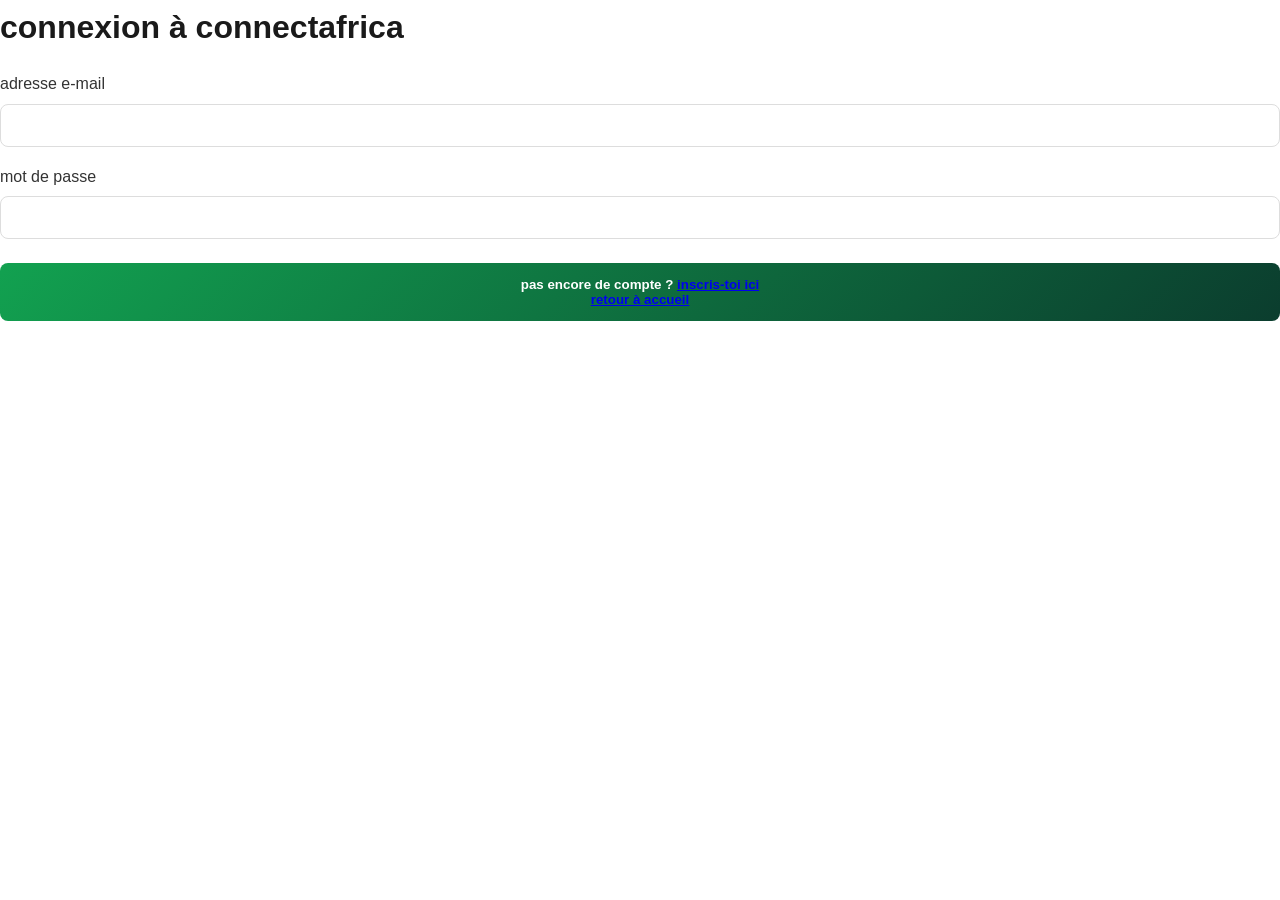
<file: connect.html>
<!DOCTYPE html>
<html lang="fr">
<head>
	<meta charset="utf-8">
	<meta name="viewport"content="width=device-width,initial-scale=1.0">
	<title>connexion-connectafrica</title>
	<link rel="stylesheet" href="style.css">
</head>
<body>
	 
	 <h1>connexion à connectafrica</h1>

	 <form>
	 	<label for="email">adresse e-mail</label>
	 	<input type="email" id="email"required>

	 	<label for="password">mot de passe</label>
	 	<input type="password" id="password" required>

	 	<button type="submit" se connceter</button>

	 </form>

	 <p>
	 	pas encore de compte ?
	 	<a href="connect.html">inscris-toi ici</a>
	 </p>

       <a href="index.html">retour à accueil</a>

</body>
</html>
</file>
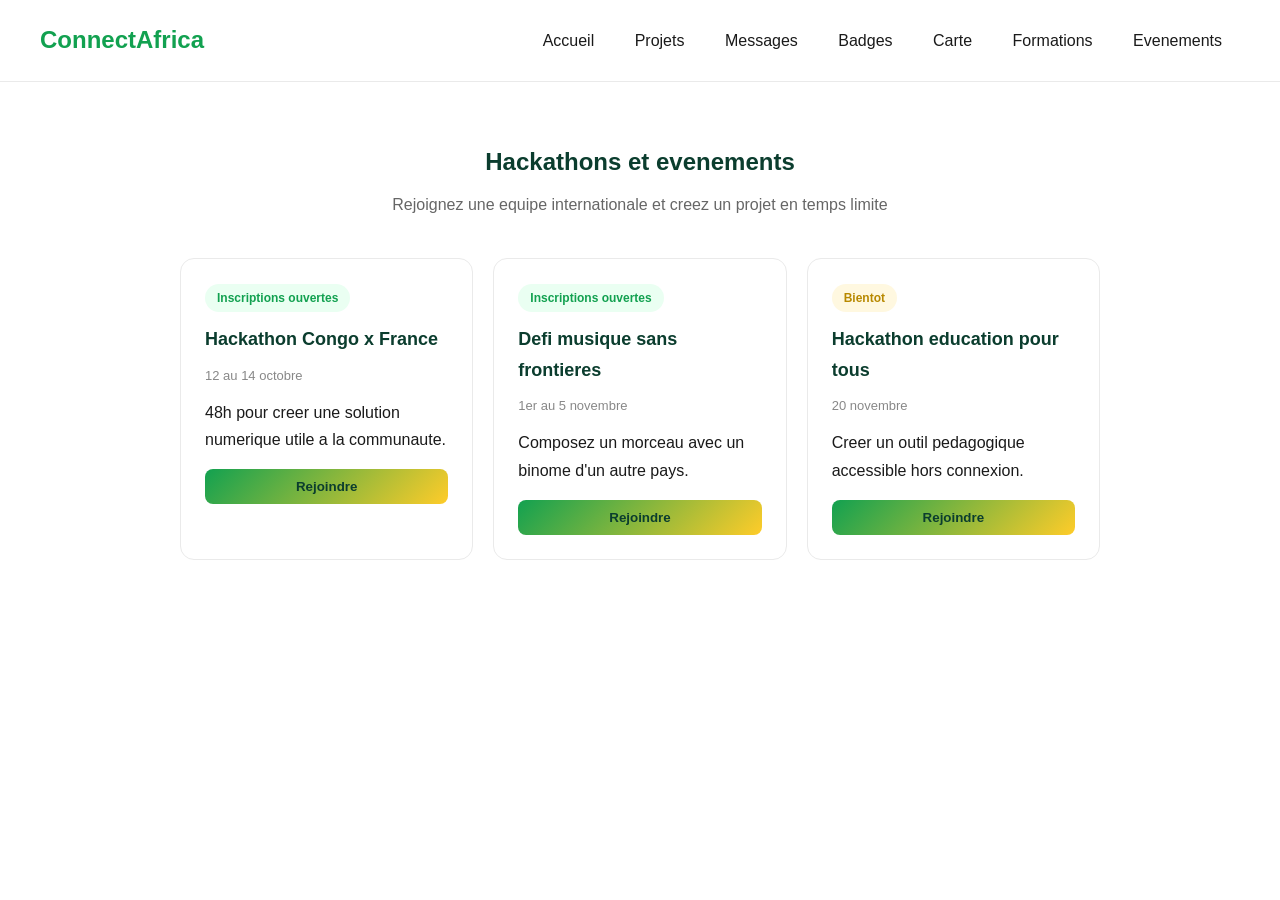
<file: events.html>
<!DOCTYPE html>
<html lang="fr">
<head>
<meta charset="UTF-8">
<meta name="viewport" content="width=device-width, initial-scale=1.0">
<title>ConnectAfrica - Evenements</title>
<link rel="stylesheet" href="style.css">
<link rel="stylesheet" href="events.css">
</head>
<body>
<header>
  <div class="logo">ConnectAfrica</div>
  <nav>
    <a href="index.html">Accueil</a>
    <a href="projects.html">Projets</a>
    <a href="messages.html">Messages</a>
    <a href="badges.html">Badges</a>
    <a href="map.html">Carte</a>
    <a href="learn.html">Formations</a>
    <a href="events.html">Evenements</a>
  </nav>
</header>

<main class="events-page">
  <h2>Hackathons et evenements</h2>
  <p class="events-subtitle">Rejoignez une equipe internationale et creez un projet en temps limite</p>

  <div class="events-grid" id="events-grid"></div>
</main>

<script src="events.js"></script>
</body>
</html>
</file>
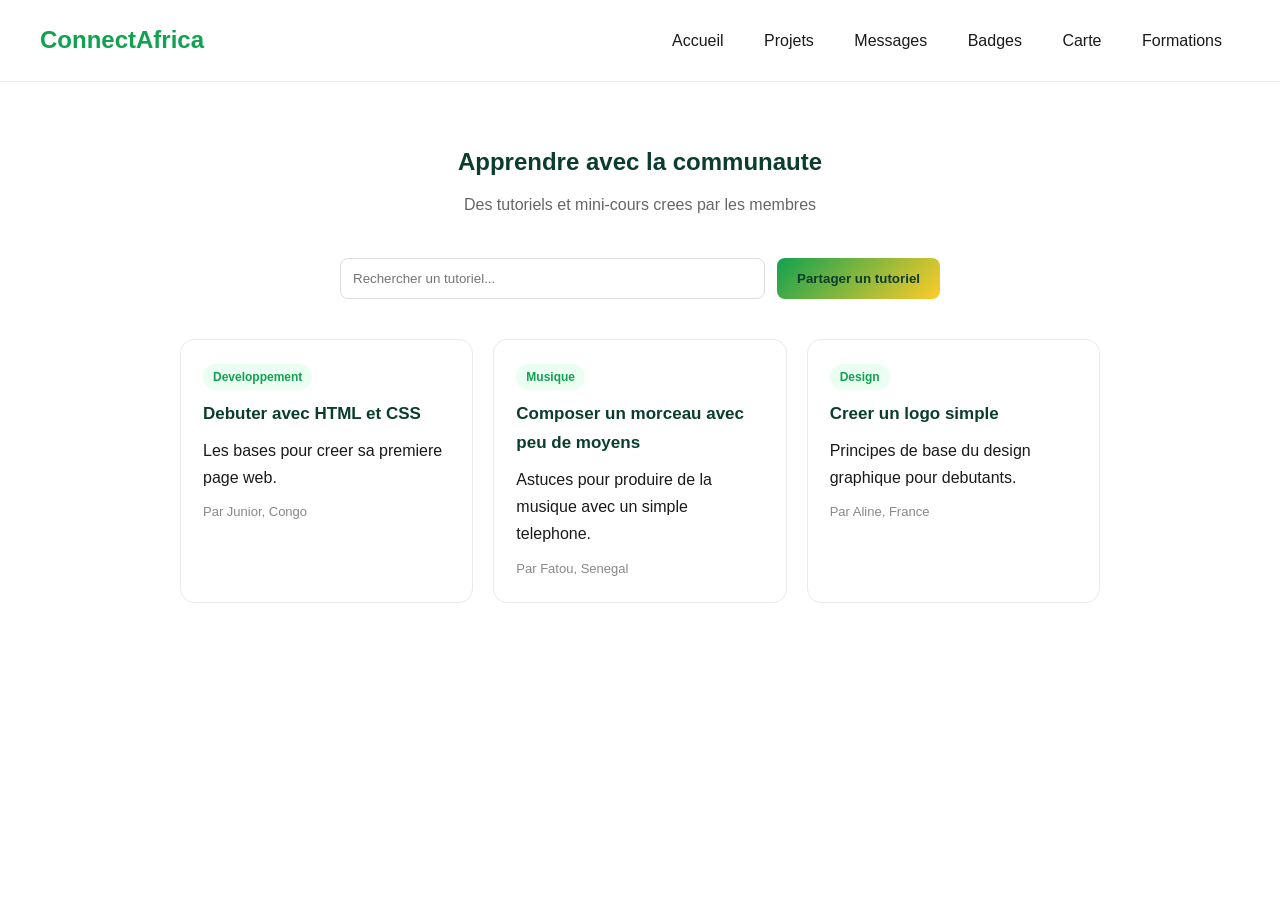
<file: learn.html>
<!DOCTYPE html>
<html lang="fr">
<head>
<meta charset="UTF-8">
<meta name="viewport" content="width=device-width, initial-scale=1.0">
<title>ConnectAfrica - Formations</title>
<link rel="stylesheet" href="style.css">
<link rel="stylesheet" href="learn.css">
</head>
<body>
<header>
  <div class="logo">ConnectAfrica</div>
  <nav>
    <a href="index.html" class="btn-signup">Accueil</a>
    <a href="projects.html" class="btn-signup">Projets</a>
    <a href="messages.html" class="btn-signup">Messages</a>
    <a href="badges.html" class="btn-signup">Badges</a>
    <a href="map.html" class="btn-signup">Carte</a>
    <a href="learn.html" class="btn-signup">Formations</a>
    
  </nav>
</header>

<main class="learn-page">
  <h2>Apprendre avec la communaute</h2>
  <p class="learn-subtitle">Des tutoriels et mini-cours crees par les membres</p>

  <div class="learn-filters">
    <input type="text" id="search-tuto" placeholder="Rechercher un tutoriel...">
    <button id="btn-new-tuto">Partager un tutoriel</button>
  </div>

  <div class="tuto-grid" id="tuto-grid"></div>
</main>

<div id="new-tuto-modal" class="modal hidden">
  <div class="modal-content">
    <span class="close" id="close-new-tuto">&times;</span>
    <h2>Nouveau tutoriel</h2>
    <form id="new-tuto-form">
      <label for="t-title">Titre</label>
      <input type="text" id="t-title" required>

      <label for="t-author">Votre nom</label>
      <input type="text" id="t-author" required>

      <label for="t-desc">Description</label>
      <input type="text" id="t-desc" required>

      <label for="t-category">Categorie</label>
      <select id="t-category">
        <option value="Developpement">Developpement</option>
        <option value="Design">Design</option>
        <option value="Musique">Musique</option>
        <option value="Langues">Langues</option>
        <option value="Entrepreneuriat">Entrepreneuriat</option>
      </select>

      <button type="submit">Publier</button>
    </form>
  </div>
</div>

<script src="learn.js"></script>
</body>
</html>
</file>
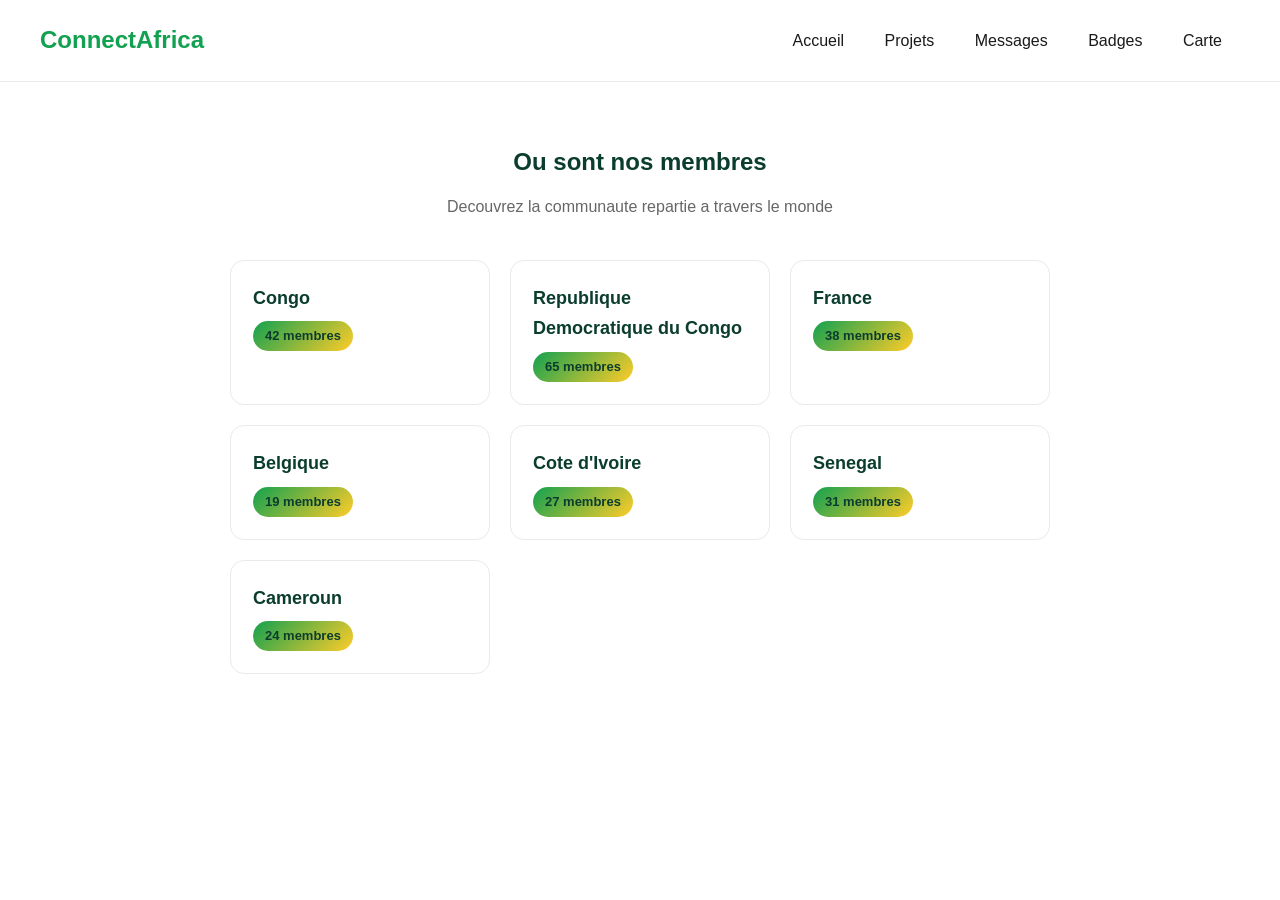
<file: map.html>
<!DOCTYPE html>
<html lang="fr">
<head>
<meta charset="UTF-8">
<meta name="viewport" content="width=device-width, initial-scale=1.0">
<title>ConnectAfrica - Carte des membres</title>
<link rel="stylesheet" href="style.css">
<link rel="stylesheet" href="map.css">
</head>
<body>
<header>
  <div class="logo">ConnectAfrica</div>
  <nav>
    <a href="index.html">Accueil</a>
    <a href="projects.html">Projets</a>
    <a href="messages.html">Messages</a>
    <a href="badges.html">Badges</a>
    <a href="map.html">Carte</a>
  </nav>
</header>

<main class="map-page">
  <h2>Ou sont nos membres</h2>
  <p class="map-subtitle">Decouvrez la communaute repartie a travers le monde</p>

  <div class="country-list" id="country-list"></div>
</main>

<script src="map.js"></script>
</body>
</html>
</file>
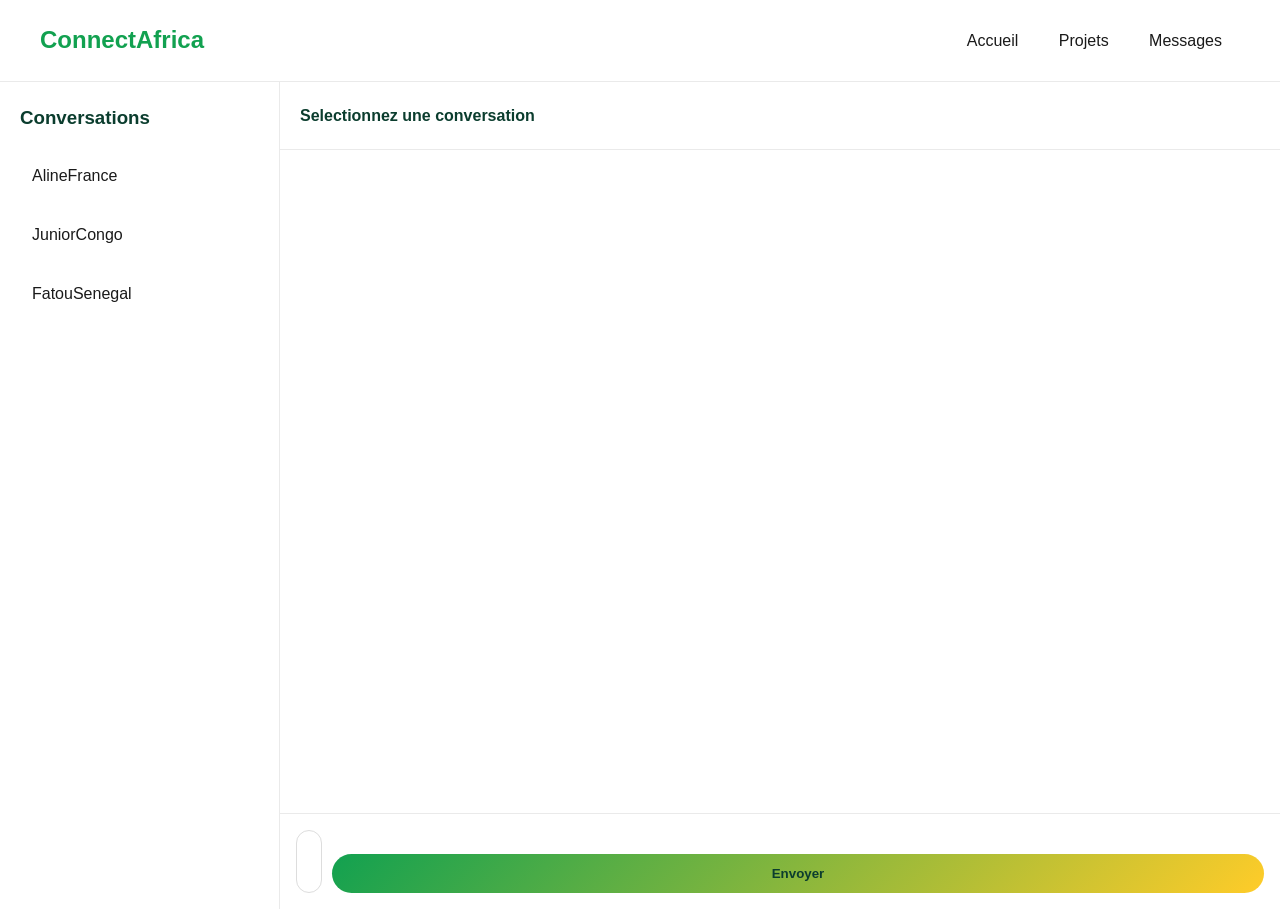
<file: messages.html>
<!DOCTYPE html>
<html lang="fr">
<head>
<meta charset="UTF-8">
<meta name="viewport" content="width=device-width, initial-scale=1.0">
<title>ConnectAfrica - Messagerie</title>
<link rel="stylesheet" href="style.css">
<link rel="stylesheet" href="messages.css">
</head>
<body>
<header>
  <div class="logo">ConnectAfrica</div>
  <nav>
    <a href="index.html">Accueil</a>
    <a href="projects.html">Projets</a>
    <a href="messages.html">Messages</a>
  </nav>
</header>

<main class="messages-page">
  <div class="conversations-panel">
    <h3>Conversations</h3>
    <div id="conversations-list"></div>
  </div>

  <div class="chat-panel">
    <div id="chat-header">Selectionnez une conversation</div>
    <div id="chat-messages"></div>
    <form id="chat-form">
      <input type="text" id="chat-input" placeholder="Ecrire un message..." autocomplete="off">
      <button type="submit">Envoyer</button>
    </form>
  </div>
</main>

<script src="messages.js"></script>
</body>
</html>
</file>
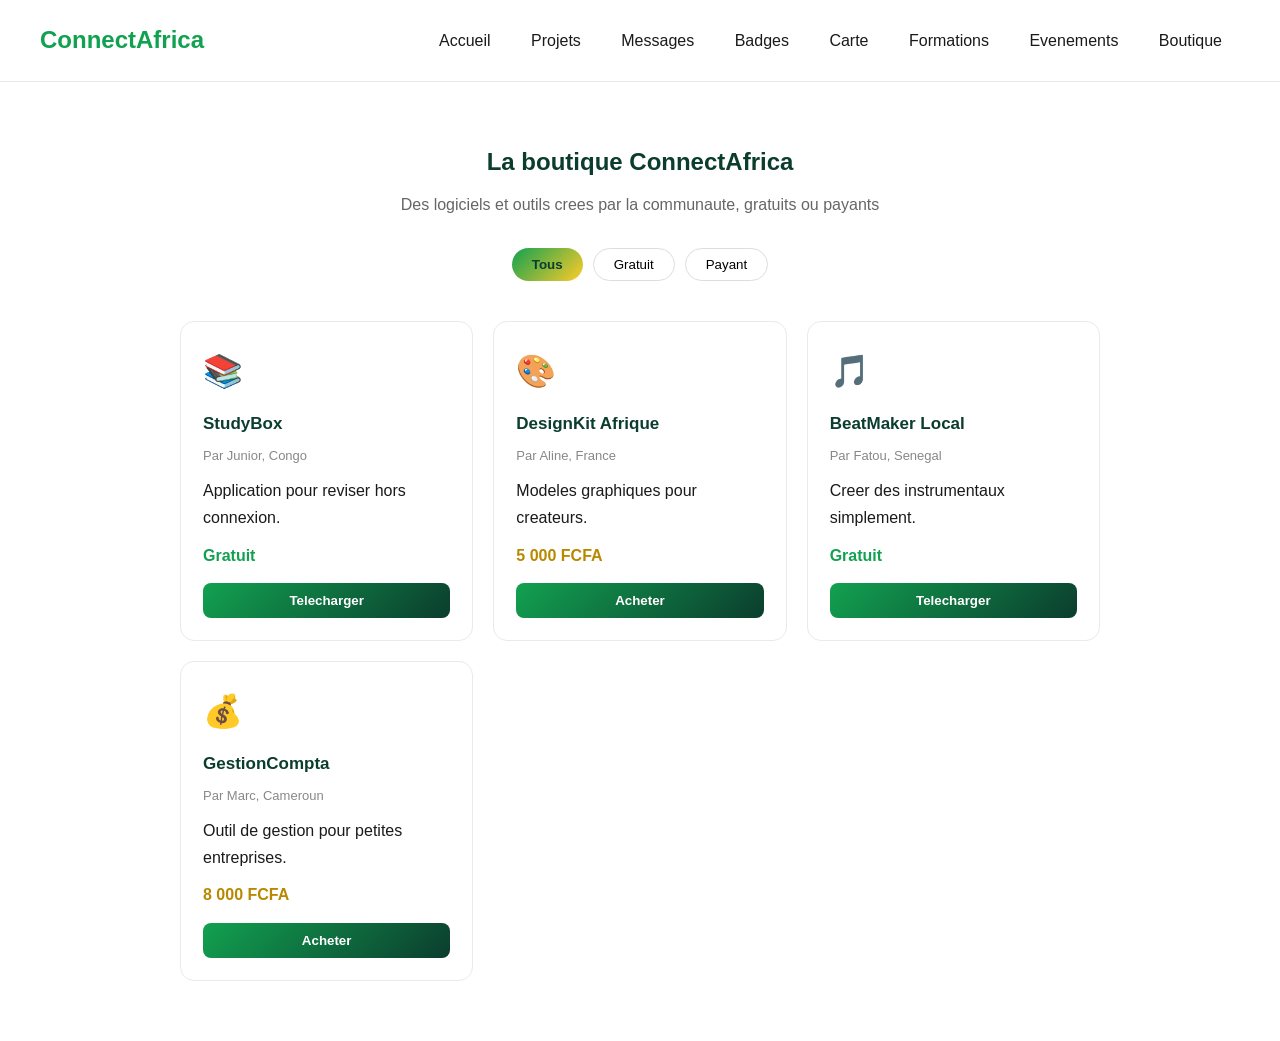
<file: shop.html>
<!DOCTYPE html>
<html lang="fr">
<head>
<meta charset="UTF-8">
<meta name="viewport" content="width=device-width, initial-scale=1.0">
<title>ConnectAfrica - Boutique</title>
<link rel="stylesheet" href="style.css">
<link rel="stylesheet" href="shop.css">
</head>
<body>
<header>
  <div class="logo">ConnectAfrica</div>
  <nav>
    <a href="index.html">Accueil</a>
    <a href="projects.html">Projets</a>
    <a href="messages.html">Messages</a>
    <a href="badges.html">Badges</a>
    <a href="map.html">Carte</a>
    <a href="learn.html">Formations</a>
    <a href="events.html">Evenements</a>
    <a href="shop.html">Boutique</a>
  </nav>
</header>

<main class="shop-page">
  <h2>La boutique ConnectAfrica</h2>
  <p class="shop-subtitle">Des logiciels et outils crees par la communaute, gratuits ou payants</p>

  <div class="shop-filters">
    <button class="filter-btn active" data-filter="all">Tous</button>
    <button class="filter-btn" data-filter="free">Gratuit</button>
    <button class="filter-btn" data-filter="paid">Payant</button>
  </div>

  <div class="shop-grid" id="shop-grid"></div>
</main>

<script src="shop.js"></script>
</body>
</html>
</file>
<file: style.css>
* {
  margin: 0;
  padding: 0;
  box-sizing: border-box;
  font-family: 'Segoe UI', Arial, sans-serif;
}

body {
  background-color: #f5f7fa;
  color: #1a1a1a;
}

header {
  display: flex;
  justify-content: space-between;
  align-items: center;
  padding: 20px 40px;
  background-color: #0b3d2e;
  color: white;
}

.logo {
  font-size: 24px;
  font-weight: bold;
  color: #f4c542;
}

nav a {
  color: white;
  text-decoration: none;
  margin: 0 15px;
  font-weight: 500;
}

nav button {
  margin-left: 10px;
  padding: 8px 18px;
  border: none;
  border-radius: 6px;
  cursor: pointer;
  font-weight: bold;
}

#btn-login {
  background-color: transparent;
  border: 1px solid white;
  color: white;
}

#btn-signup {
  background-color: #f4c542;
  color: #0b3d2e;
}

.hero {
  text-align: center;
  padding: 80px 20px;
  background: linear-gradient(135deg, #0b3d2e, #145c44);
  color: white;
}

.hero h1 {
  font-size: 36px;
  margin-bottom: 20px;
}

.hero p {
  max-width: 600px;
  margin: 0 auto 30px auto;
  font-size: 18px;
}

#btn-start {
  padding: 14px 30px;
  background-color: #f4c542;
  border: none;
  border-radius: 8px;
  font-size: 16px;
  font-weight: bold;
  cursor: pointer;
}

.projects {
  padding: 60px 40px;
}

.projects h2 {
  margin-bottom: 30px;
  text-align: center;
}

.projects-grid {
  display: grid;
  grid-template-columns: repeat(auto-fit, minmax(250px, 1fr));
  gap: 20px;
}

.filters {
  max-width: 500px;
  margin: 0 auto 40px auto;
  background: white;
  padding: 20px;
  border-radius: 10px;
}

.modal {
  position: fixed;
  top: 0;
  left: 0;
  width: 100%;
  height: 100%;
  background: rgba(0,0,0,0.5);
  display: flex;
  justify-content: center;
  align-items: center;
}

.modal.hidden {
  display: none;
}

.modal-content {
  background: white;
  padding: 30px;
  border-radius: 10px;
  width: 90%;
  max-width: 400px;
  position: relative;
}

.close {
  position: absolute;
  top: 10px;
  right: 15px;
  cursor: pointer;
  font-size: 20px;
}

form label {
  display: block;
  margin-top: 12px;
  margin-bottom: 4px;
  font-weight: 500;
}

form input, form select {
  width: 100%;
  padding: 10px;
  border: 1px solid #ccc;
  border-radius: 6px;
}

form button {
  margin-top: 20px;
  width: 100%;
  padding: 12px;
  background-color: #0b3d2e;
  color: white;
  border: none;
  border-radius: 6px;
  font-weight: bold;
  cursor: pointer;
}* {
  margin: 0;
  padding: 0;
  box-sizing: border-box;
  font-family: 'Segoe UI', Arial, sans-serif;
}

body {
  background-color: #ffffff;
  color: #1a1a1a;
  line-height: 1.7;
}

header {
  display: flex;
  justify-content: space-between;
  align-items: center;
  padding: 20px 40px;
  background-color: #ffffff;
  border-bottom: 1px solid #eaeaea;
}

.logo {
  font-size: 24px;
  font-weight: bold;
  color: #12a150;
}

nav a {
  color: #1a1a1a;
  text-decoration: none;
  margin: 0 18px;
  font-weight: 500;
}

nav button {
  margin-left: 10px;
  padding: 10px 20px;
  border: none;
  border-radius: 30px;
  cursor: pointer;
  font-weight: bold;
  transition: transform 0.2s ease, box-shadow 0.2s ease;
}

nav button:hover {
  transform: translateY(-2px);
  box-shadow: 0 4px 10px rgba(0,0,0,0.15);
}

#btn-login {
  background-color: transparent;
  border: 1px solid #12a150;
  color: #12a150;
}

#btn-signup {
  background: linear-gradient(135deg, #12a150, #ffcc29);
  color: #0b3d2e;
}

.hero {
  text-align: center;
  padding: 110px 20px;
  background: linear-gradient(135deg, #eafff2, #fffef0);
  color: #0b3d2e;
}

.hero h1 {
  font-size: 40px;
  margin-bottom: 24px;
  letter-spacing: 0.5px;
  line-height: 1.4;
}

.hero p {
  max-width: 620px;
  margin: 0 auto 40px auto;
  font-size: 19px;
  line-height: 1.9;
  color: #3a3a3a;
}

#btn-start {
  padding: 16px 34px;
  background: linear-gradient(135deg, #12a150, #ffcc29);
  border: none;
  border-radius: 30px;
  font-size: 16px;
  font-weight: bold;
  color: #0b3d2e;
  cursor: pointer;
  transition: transform 0.2s ease, box-shadow 0.2s ease;
}

#btn-start:hover {
  transform: translateY(-3px);
  box-shadow: 0 8px 20px rgba(18,161,80,0.35);
}

.projects {
  padding: 80px 40px;
}

.projects h2 {
  margin-bottom: 40px;
  text-align: center;
  font-size: 28px;
  color: #0b3d2e;
}

.projects-grid {
  display: grid;
  grid-template-columns: repeat(auto-fit, minmax(260px, 1fr));
  gap: 24px;
}

.projects-grid > div {
  transition: transform 0.2s ease, box-shadow 0.2s ease;
}

.projects-grid > div:hover {
  transform: translateY(-4px);
  box-shadow: 0 8px 20px rgba(0,0,0,0.1) !important;
}

.filters {
  max-width: 500px;
  margin: 0 auto 50px auto;
  background: #fafffb;
  padding: 24px;
  border-radius: 14px;
  border: 1px solid #eaf5ee;
}

.modal {
  position: fixed;
  top: 0;
  left: 0;
  width: 100%;
  height: 100%;
  background: rgba(0,0,0,0.5);
  display: flex;
  justify-content: center;
  align-items: center;
  animation: fadeIn 0.25s ease;
}

@keyframes fadeIn {
  from { opacity: 0; }
  to { opacity: 1; }
}

.modal.hidden {
  display: none;
}

.modal-content {
  background: white;
  padding: 34px;
  border-radius: 16px;
  width: 90%;
  max-width: 400px;
  position: relative;
  animation: slideUp 0.3s ease;
}

@keyframes slideUp {
  from { transform: translateY(20px); opacity: 0; }
  to { transform: translateY(0); opacity: 1; }
}

.close {
  position: absolute;
  top: 12px;
  right: 16px;
  cursor: pointer;
  font-size: 22px;
  color: #888;
}

form label {
  display: block;
  margin-top: 16px;
  margin-bottom: 6px;
  font-weight: 500;
  color: #333;
}

form input, form select {
  width: 100%;
  padding: 12px;
  border: 1px solid #ddd;
  border-radius: 8px;
  font-size: 15px;
}

form input:focus, form select:focus {
  outline: none;
  border-color: #12a150;
}

form button {
  margin-top: 24px;
  width: 100%;
  padding: 14px;
  background: linear-gradient(135deg, #12a150, #0b3d2e);
  color: white;
  border: none;
  border-radius: 8px;
  font-weight: bold;
  cursor: pointer;
  transition: transform 0.2s ease;
}

form button:hover {
  transform: translateY(-2px);
}
</file>
<file: events.css>
.events-page {
  padding: 60px 40px;
  max-width: 1000px;
  margin: 0 auto;
}

.events-page h2 {
  text-align: center;
  color: #0b3d2e;
  margin-bottom: 8px;
}

.events-subtitle {
  text-align: center;
  color: #666;
  margin-bottom: 40px;
}

.events-grid {
  display: grid;
  grid-template-columns: repeat(auto-fit, minmax(280px, 1fr));
  gap: 20px;
}

.event-card {
  background: white;
  border: 1px solid #eaeaea;
  border-radius: 14px;
  padding: 24px;
  transition: transform 0.2s ease, box-shadow 0.2s ease;
}

.event-card:hover {
  transform: translateY(-4px);
  box-shadow: 0 8px 20px rgba(0,0,0,0.1);
}

.event-status {
  display: inline-block;
  padding: 4px 12px;
  border-radius: 20px;
  font-size: 12px;
  font-weight: bold;
  margin-bottom: 12px;
}

.event-status.open {
  background: #eafff2;
  color: #12a150;
}

.event-status.soon {
  background: #fff8e0;
  color: #b88900;
}

.event-title {
  font-weight: bold;
  color: #0b3d2e;
  font-size: 18px;
  margin-bottom: 10px;
}

.event-date {
  color: #888;
  font-size: 13px;
  margin-bottom: 12px;
}

.event-btn {
  margin-top: 16px;
  width: 100%;
  padding: 10px;
  background: linear-gradient(135deg, #12a150, #ffcc29);
  color: #0b3d2e;
  border: none;
  border-radius: 8px;
  font-weight: bold;
  cursor: pointer;
}
</file>
<file: learn.css>
.learn-page {
  padding: 60px 40px;
  max-width: 1000px;
  margin: 0 auto;
}

.learn-page h2 {
  text-align: center;
  color: #0b3d2e;
  margin-bottom: 8px;
}

.learn-subtitle {
  text-align: center;
  color: #666;
  margin-bottom: 40px;
}

.learn-filters {
  display: flex;
  gap: 12px;
  margin-bottom: 40px;
  max-width: 600px;
  margin-left: auto;
  margin-right: auto;
}

.learn-filters input {
  flex: 1;
  padding: 12px;
  border: 1px solid #ddd;
  border-radius: 8px;
}

.learn-filters button {
  padding: 12px 20px;
  background: linear-gradient(135deg, #12a150, #ffcc29);
  color: #0b3d2e;
  border: none;
  border-radius: 8px;
  font-weight: bold;
  cursor: pointer;
  white-space: nowrap;
}

.tuto-grid {
  display: grid;
  grid-template-columns: repeat(auto-fit, minmax(260px, 1fr));
  gap: 20px;
}

.tuto-card {
  background: white;
  border: 1px solid #eaeaea;
  border-radius: 14px;
  padding: 22px;
  transition: transform 0.2s ease, box-shadow 0.2s ease;
}

.tuto-card:hover {
  transform: translateY(-4px);
  box-shadow: 0 8px 20px rgba(0,0,0,0.1);
}

.tuto-category {
  display: inline-block;
  background: #eafff2;
  color: #12a150;
  padding: 3px 10px;
  border-radius: 20px;
  font-size: 12px;
  font-weight: bold;
  margin-bottom: 10px;
}

.tuto-title {
  font-weight: bold;
  color: #0b3d2e;
  margin-bottom: 8px;
  font-size: 17px;
}

.tuto-author {
  font-size: 13px;
  color: #888;
  margin-top: 10px;
}
</file>
<file: map.css>
.map-page {
  padding: 60px 40px;
  max-width: 900px;
  margin: 0 auto;
  text-align: center;
}

.map-page h2 {
  color: #0b3d2e;
  margin-bottom: 10px;
}

.map-subtitle {
  color: #666;
  margin-bottom: 40px;
}

.country-list {
  display: grid;
  grid-template-columns: repeat(auto-fit, minmax(200px, 1fr));
  gap: 20px;
  text-align: left;
}

.country-card {
  background: white;
  border: 1px solid #eaeaea;
  border-radius: 14px;
  padding: 22px;
  transition: transform 0.2s ease, box-shadow 0.2s ease;
}

.country-card:hover {
  transform: translateY(-4px);
  box-shadow: 0 8px 20px rgba(0,0,0,0.1);
}

.country-name {
  font-weight: bold;
  color: #0b3d2e;
  font-size: 18px;
  margin-bottom: 8px;
}

.country-count {
  display: inline-block;
  background: linear-gradient(135deg, #12a150, #ffcc29);
  color: #0b3d2e;
  padding: 4px 12px;
  border-radius: 20px;
  font-size: 13px;
  font-weight: bold;
}
</file>
<file: messages.css>
.messages-page {
  display: flex;
  height: calc(100vh - 73px);
}

.conversations-panel {
  width: 280px;
  border-right: 1px solid #eaeaea;
  padding: 20px;
  overflow-y: auto;
}

.conversations-panel h3 {
  margin-bottom: 16px;
  color: #0b3d2e;
}

.conversation-item {
  padding: 12px;
  border-radius: 10px;
  cursor: pointer;
  margin-bottom: 8px;
  transition: background 0.2s ease, transform 0.2s ease;
}

.conversation-item:hover, .conversation-item.active {
  background: linear-gradient(135deg, #12a150, #ffcc29);
}

.conversation-item:hover .name, .conversation-item.active .name {
  color: #0b3d2e;
}

.conversation-item:hover .country, .conversation-item.active .country {
  color: #0b3d2e;
}

.conversation-item .name {
  font-weight: bold;
  color: #1a1a1a;
}

.conversation-item .country {
  font-size: 13px;
  color: #12a150;
}

.chat-panel {
  flex: 1;
  display: flex;
  flex-direction: column;
}

#chat-header {
  padding: 20px;
  border-bottom: 1px solid #eaeaea;
  font-weight: bold;
  color: #0b3d2e;
}

#chat-messages {
  flex: 1;
  padding: 20px;
  overflow-y: auto;
  display: flex;
  flex-direction: column;
  gap: 12px;
}

.msg-bubble {
  max-width: 60%;
  padding: 12px 16px;
  border-radius: 16px;
  line-height: 1.5;
  animation: fadeIn 0.2s ease;
}

.msg-bubble.sent {
  align-self: flex-end;
  background: linear-gradient(135deg, #12a150, #0b3d2e);
  color: white;
}

.msg-bubble.received {
  align-self: flex-start;
  background: #f0f0f0;
  color: #1a1a1a;
}

#chat-form {
  display: flex;
  padding: 16px;
  border-top: 1px solid #eaeaea;
  gap: 10px;
}

#chat-input {
  flex: 1;
  padding: 12px;
  border: 1px solid #ddd;
  border-radius: 20px;
}

#chat-form button {
  padding: 12px 22px;
  background: linear-gradient(135deg, #12a150, #ffcc29);
  color: #0b3d2e;
  border: none;
  border-radius: 20px;
  font-weight: bold;
  cursor: pointer;
}
</file>
<file: shop.css>
.shop-page {
  padding: 60px 40px;
  max-width: 1000px;
  margin: 0 auto;
}

.shop-page h2 {
  text-align: center;
  color: #0b3d2e;
  margin-bottom: 8px;
}

.shop-subtitle {
  text-align: center;
  color: #666;
  margin-bottom: 30px;
}

.shop-filters {
  display: flex;
  justify-content: center;
  gap: 10px;
  margin-bottom: 40px;
}

.filter-btn {
  padding: 8px 20px;
  border: 1px solid #ddd;
  border-radius: 20px;
  background: white;
  cursor: pointer;
  font-weight: 500;
  transition: all 0.2s ease;
}

.filter-btn.active {
  background: linear-gradient(135deg, #12a150, #ffcc29);
  color: #0b3d2e;
  border: none;
  font-weight: bold;
}

.shop-grid {
  display: grid;
  grid-template-columns: repeat(auto-fit, minmax(240px, 1fr));
  gap: 20px;
}

.app-card {
  background: white;
  border: 1px solid #eaeaea;
  border-radius: 14px;
  padding: 22px;
  transition: transform 0.2s ease, box-shadow 0.2s ease;
}

.app-card:hover {
  transform: translateY(-4px);
  box-shadow: 0 8px 20px rgba(0,0,0,0.1);
}

.app-icon {
  font-size: 32px;
  margin-bottom: 12px;
}

.app-name {
  font-weight: bold;
  color: #0b3d2e;
  margin-bottom: 6px;
  font-size: 17px;
}

.app-author {
  font-size: 13px;
  color: #888;
  margin-bottom: 10px;
}

.app-price {
  display: inline-block;
  font-weight: bold;
  margin-top: 10px;
}

.app-price.free {
  color: #12a150;
}

.app-price.paid {
  color: #b88900;
}

.app-btn {
  display: block;
  margin-top: 14px;
  width: 100%;
  padding: 10px;
  background: linear-gradient(135deg, #12a150, #0b3d2e);
  color: white;
  border: none;
  border-radius: 8px;
  font-weight: bold;
  cursor: pointer;
}
</file>
